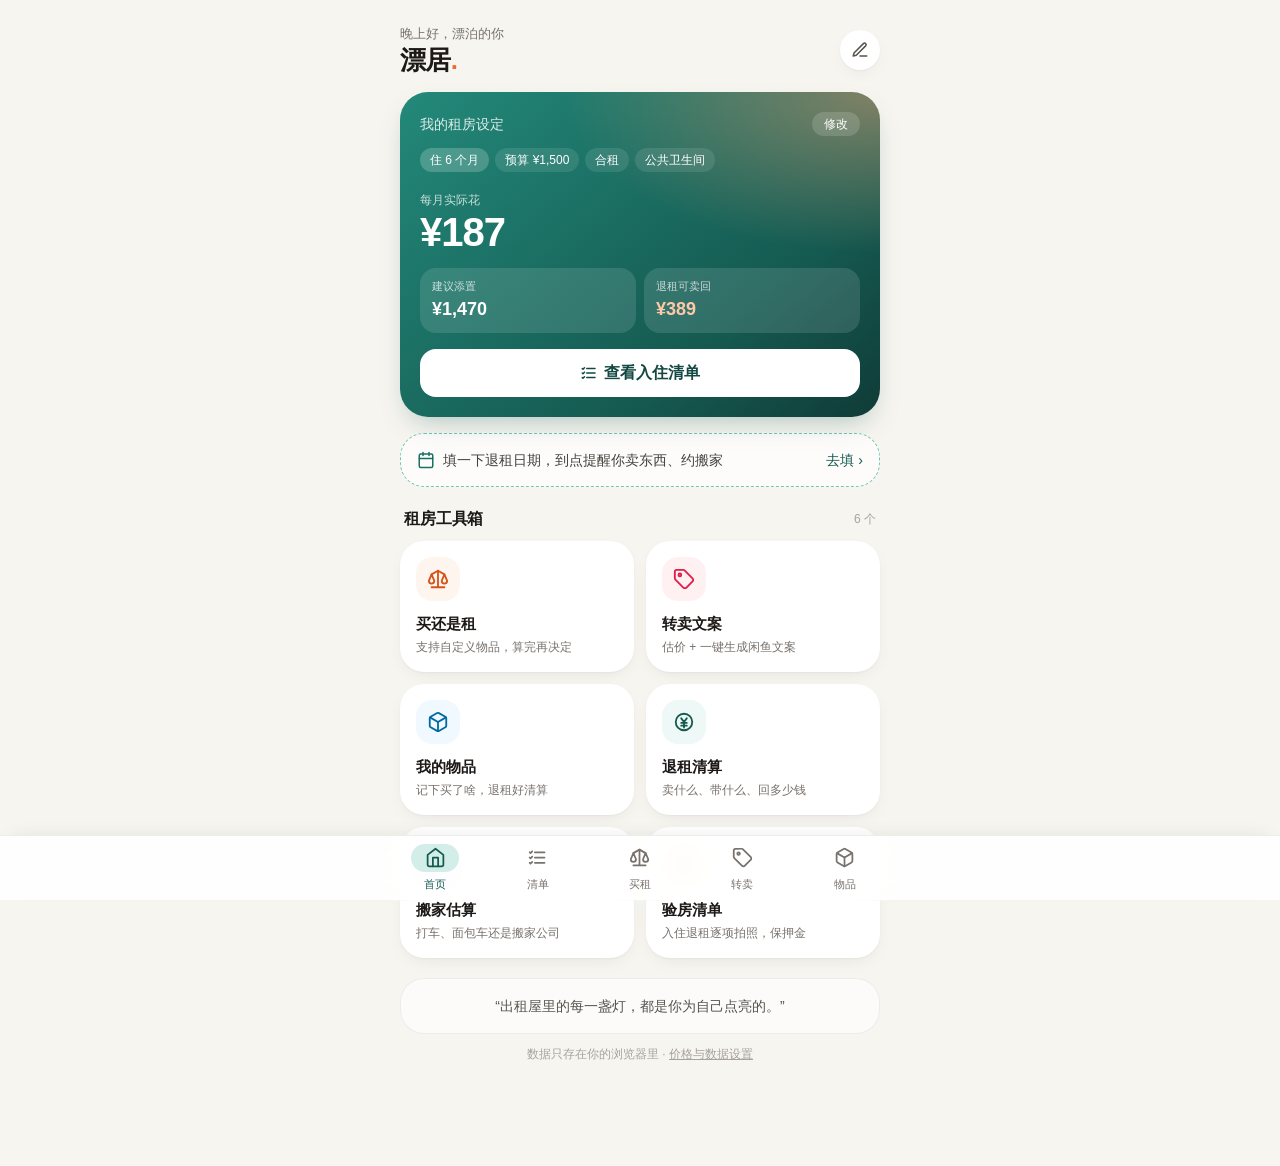
<file: index.html>
<!DOCTYPE html>
<html lang="zh-CN">
<head>
  <meta charset="UTF-8">
  <meta name="viewport" content="width=device-width, initial-scale=1.0, viewport-fit=cover">
  <meta name="theme-color" content="#155A51">
  <meta name="description" content="漂居：短租青年的租房生活消费助手。入住清单、买还是租、转卖文案、退租清算、搬家估算、验房清单。">
  <title>漂居 · 短租青年的租房生活消费助手</title>
  <link rel="icon" href="data:image/svg+xml,<svg xmlns='http://www.w3.org/2000/svg' viewBox='0 0 100 100'><text y='.9em' font-size='90'>🏠</text></svg>">
  <link rel="stylesheet" href="css/app.css">
</head>
<body class="min-h-screen">
  <a href="#main-content" class="sr-only focus:not-sr-only focus:fixed focus:top-2 focus:left-2 focus:z-50 focus:bg-white focus:px-3 focus:py-2 focus:rounded-lg">跳到主要内容</a>

  <main id="main-content" tabindex="-1" class="max-w-lg mx-auto px-4 pt-5 outline-none" style="padding-bottom: calc(96px + env(safe-area-inset-bottom));">
    <noscript><p class="text-center text-stone-700 py-10">漂居需要开启 JavaScript 才能使用。</p></noscript>
  </main>

  <nav aria-label="主导航" class="fixed bottom-0 inset-x-0 z-40 bg-white/90 backdrop-blur-md border-t border-stone-200/70 shadow-[0_-6px_20px_-12px_rgba(28,25,23,.15)]" style="padding-bottom: env(safe-area-inset-bottom);">
    <ul class="max-w-lg mx-auto grid grid-cols-5 text-stone-500">
      <li><a href="#/" data-nav="/" class="nav-link flex flex-col items-center gap-1 pt-2 pb-2 text-[11px] font-medium"><span class="nav-ic"><svg width="21" height="21" viewBox="0 0 24 24" fill="none" stroke="currentColor" stroke-width="2" stroke-linecap="round" stroke-linejoin="round" aria-hidden="true"><path d="m3 9 9-7 9 7v11a2 2 0 0 1-2 2H5a2 2 0 0 1-2-2z"/><polyline points="9 22 9 12 15 12 15 22"/></svg></span>首页</a></li>
      <li><a href="#/recommend" data-nav="/recommend" class="nav-link flex flex-col items-center gap-1 pt-2 pb-2 text-[11px] font-medium"><span class="nav-ic"><svg width="21" height="21" viewBox="0 0 24 24" fill="none" stroke="currentColor" stroke-width="2" stroke-linecap="round" stroke-linejoin="round" aria-hidden="true"><path d="M9 6h11M9 12h11M9 18h11"/><path d="m3 6 1 1 2-2M3 12l1 1 2-2M3 18l1 1 2-2"/></svg></span>清单</a></li>
      <li><a href="#/buy-or-rent" data-nav="/buy-or-rent" class="nav-link flex flex-col items-center gap-1 pt-2 pb-2 text-[11px] font-medium"><span class="nav-ic"><svg width="21" height="21" viewBox="0 0 24 24" fill="none" stroke="currentColor" stroke-width="2" stroke-linecap="round" stroke-linejoin="round" aria-hidden="true"><path d="M12 3v18M5 21h14"/><path d="m5 7 7-4 7 4"/><path d="M2 14l3-7 3 7a3 3 0 0 1-6 0zM16 14l3-7 3 7a3 3 0 0 1-6 0z"/></svg></span>买租</a></li>
      <li><a href="#/moving" data-nav="/moving" class="nav-link flex flex-col items-center gap-1 pt-2 pb-2 text-[11px] font-medium"><span class="nav-ic"><svg width="21" height="21" viewBox="0 0 24 24" fill="none" stroke="currentColor" stroke-width="2" stroke-linecap="round" stroke-linejoin="round" aria-hidden="true"><path d="M12.6 2.6A2 2 0 0 0 11.2 2H4a2 2 0 0 0-2 2v7.2a2 2 0 0 0 .6 1.4l8.7 8.7a2.4 2.4 0 0 0 3.4 0l6.6-6.6a2.4 2.4 0 0 0 0-3.4z"/><circle cx="7.5" cy="7.5" r="1.5"/></svg></span>转卖</a></li>
      <li><a href="#/inventory" data-nav="/inventory" class="nav-link flex flex-col items-center gap-1 pt-2 pb-2 text-[11px] font-medium"><span class="nav-ic"><svg width="21" height="21" viewBox="0 0 24 24" fill="none" stroke="currentColor" stroke-width="2" stroke-linecap="round" stroke-linejoin="round" aria-hidden="true"><path d="M21 8a2 2 0 0 0-1-1.73l-7-4a2 2 0 0 0-2 0l-7 4A2 2 0 0 0 3 8v8a2 2 0 0 0 1 1.73l7 4a2 2 0 0 0 2 0l7-4A2 2 0 0 0 21 16Z"/><path d="m3.3 7 8.7 5 8.7-5"/><path d="M12 22V12"/></svg></span>物品</a></li>
    </ul>
  </nav>

  <div id="toast" role="status" aria-live="polite" class="bg-stone-900 text-white text-sm px-4 py-2.5 rounded-xl shadow-lg"></div>

  <script src="js/data.js"></script>
  <script src="js/checklists.js"></script>
  <script src="js/store.js"></script>
  <script src="js/engine.js"></script>
  <script src="js/ui.js"></script>
  <script src="js/pages-a.js"></script>
  <script src="js/pages-b.js"></script>
  <script src="js/pages-c.js"></script>
  <script src="js/handlers.js"></script>
  <script src="js/app.js"></script>
</body>
</html>
</file>
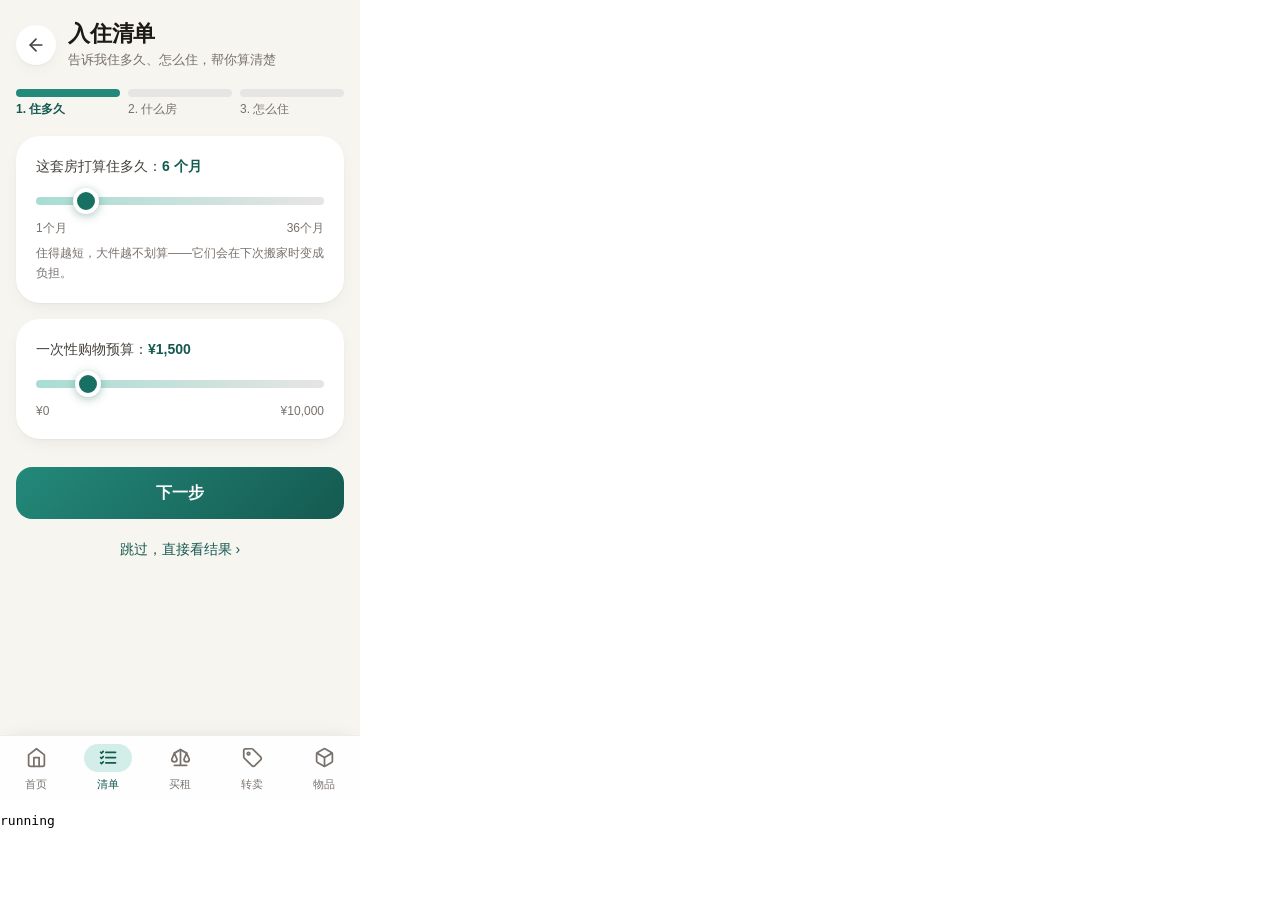
<file: audit/frame.html>
<!doctype html>
<html><head><meta charset="utf-8"><style>body{margin:0}iframe{width:360px;height:800px;border:0;display:block}</style></head>
<body>
<iframe id="f"></iframe>
<pre id="out">running</pre>
<script>
const routes = ['/', '/recommend', '/buy-or-rent', '/moving', '/inventory', '/settle', '/lease', '/inspect', '/move-cost', '/settings'];
const f = document.getElementById('f');
const res = [];
let i = 0;
function next() {
  if (i >= routes.length) { document.getElementById('out').textContent = 'RESULT\n' + res.join('\n'); return; }
  const r = routes[i++];
  f.onload = () => setTimeout(() => {
    const d = f.contentDocument;
    const vw = d.documentElement.clientWidth, sw = d.documentElement.scrollWidth;
    const wide = [...d.querySelectorAll('body *')].filter(e => e.getBoundingClientRect().right > vw + 1)
      .slice(0, 3).map(e => e.tagName + '.' + String(e.className).slice(0, 50));
    const err = d.body.innerText.includes('页面出了点问题') ? ' ERROR' : '';
    res.push(`${sw > vw ? 'OVERFLOW' : 'ok'} ${r} vw=${vw} sw=${sw}${err} ${wide.join(' | ')}`);
    next();
  }, 600);
  f.src = '../index.html?t=' + i + '#' + r;
}
next();
</script></body></html>
</file>
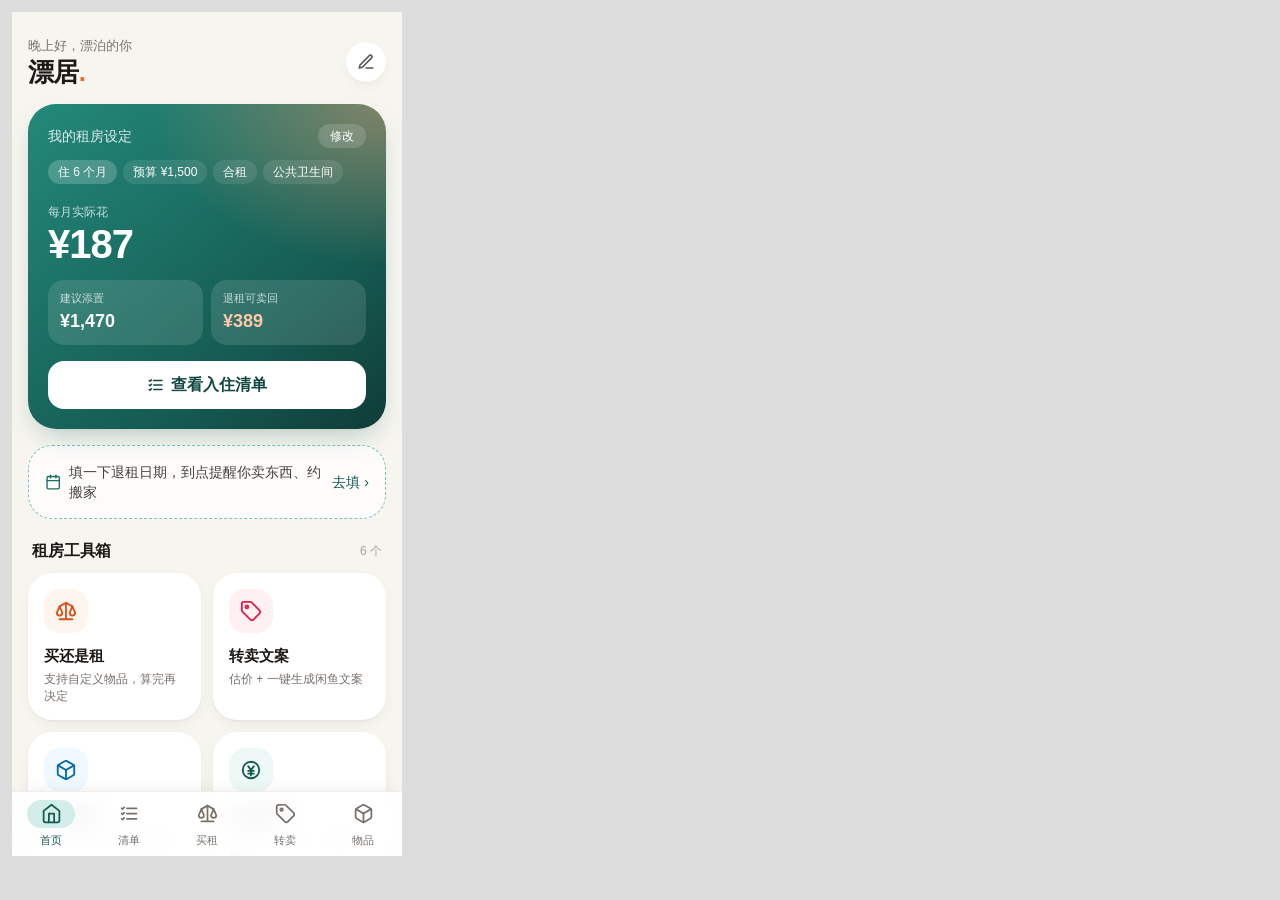
<file: audit/shot.html>
<!doctype html><html><head><meta charset="utf-8"><style>body{margin:0;background:#ddd;display:flex;gap:12px;padding:12px}iframe{width:390px;height:844px;border:0;background:#fff}</style></head><body>
<script>
const q = new URLSearchParams(location.search);
if (q.get('seed')) {
  const st = { buyOrRent: { selectedId: 'cdemo', useCount: 20, months: 6, showResult: q.get('seed') === 'result', showAdd: q.get('seed') === 'add',
    customItems: [{ id: 'cdemo', name: '扫地机器人', icon: '🧹', buyPrice: 1800, rentPrice: 40, maintainCost: 60, storageDiff: '中', resaleValue: 50, custom: true }] } };
  localStorage.setItem('piaoju:v1', JSON.stringify(st));
} else localStorage.removeItem('piaoju:v1');
(q.get('r') || '/').split(',').forEach(r => { const f = document.createElement('iframe'); f.src = '../index.html#' + r; document.body.appendChild(f); });
</script></body></html>
</file>
<file: css/app.css>
*,:after,:before{--tw-border-spacing-x:0;--tw-border-spacing-y:0;--tw-translate-x:0;--tw-translate-y:0;--tw-rotate:0;--tw-skew-x:0;--tw-skew-y:0;--tw-scale-x:1;--tw-scale-y:1;--tw-pan-x: ;--tw-pan-y: ;--tw-pinch-zoom: ;--tw-scroll-snap-strictness:proximity;--tw-gradient-from-position: ;--tw-gradient-via-position: ;--tw-gradient-to-position: ;--tw-ordinal: ;--tw-slashed-zero: ;--tw-numeric-figure: ;--tw-numeric-spacing: ;--tw-numeric-fraction: ;--tw-ring-inset: ;--tw-ring-offset-width:0px;--tw-ring-offset-color:#fff;--tw-ring-color:rgba(59,130,246,.5);--tw-ring-offset-shadow:0 0 #0000;--tw-ring-shadow:0 0 #0000;--tw-shadow:0 0 #0000;--tw-shadow-colored:0 0 #0000;--tw-blur: ;--tw-brightness: ;--tw-contrast: ;--tw-grayscale: ;--tw-hue-rotate: ;--tw-invert: ;--tw-saturate: ;--tw-sepia: ;--tw-drop-shadow: ;--tw-backdrop-blur: ;--tw-backdrop-brightness: ;--tw-backdrop-contrast: ;--tw-backdrop-grayscale: ;--tw-backdrop-hue-rotate: ;--tw-backdrop-invert: ;--tw-backdrop-opacity: ;--tw-backdrop-saturate: ;--tw-backdrop-sepia: ;--tw-contain-size: ;--tw-contain-layout: ;--tw-contain-paint: ;--tw-contain-style: }::backdrop{--tw-border-spacing-x:0;--tw-border-spacing-y:0;--tw-translate-x:0;--tw-translate-y:0;--tw-rotate:0;--tw-skew-x:0;--tw-skew-y:0;--tw-scale-x:1;--tw-scale-y:1;--tw-pan-x: ;--tw-pan-y: ;--tw-pinch-zoom: ;--tw-scroll-snap-strictness:proximity;--tw-gradient-from-position: ;--tw-gradient-via-position: ;--tw-gradient-to-position: ;--tw-ordinal: ;--tw-slashed-zero: ;--tw-numeric-figure: ;--tw-numeric-spacing: ;--tw-numeric-fraction: ;--tw-ring-inset: ;--tw-ring-offset-width:0px;--tw-ring-offset-color:#fff;--tw-ring-color:rgba(59,130,246,.5);--tw-ring-offset-shadow:0 0 #0000;--tw-ring-shadow:0 0 #0000;--tw-shadow:0 0 #0000;--tw-shadow-colored:0 0 #0000;--tw-blur: ;--tw-brightness: ;--tw-contrast: ;--tw-grayscale: ;--tw-hue-rotate: ;--tw-invert: ;--tw-saturate: ;--tw-sepia: ;--tw-drop-shadow: ;--tw-backdrop-blur: ;--tw-backdrop-brightness: ;--tw-backdrop-contrast: ;--tw-backdrop-grayscale: ;--tw-backdrop-hue-rotate: ;--tw-backdrop-invert: ;--tw-backdrop-opacity: ;--tw-backdrop-saturate: ;--tw-backdrop-sepia: ;--tw-contain-size: ;--tw-contain-layout: ;--tw-contain-paint: ;--tw-contain-style: }/*! tailwindcss v3.4.17 | MIT License | https://tailwindcss.com*/*,:after,:before{box-sizing:border-box;border:0 solid #e5e7eb}:after,:before{--tw-content:""}:host,html{line-height:1.5;-webkit-text-size-adjust:100%;-moz-tab-size:4;-o-tab-size:4;tab-size:4;font-family:ui-sans-serif,system-ui,sans-serif,Apple Color Emoji,Segoe UI Emoji,Segoe UI Symbol,Noto Color Emoji;font-feature-settings:normal;font-variation-settings:normal;-webkit-tap-highlight-color:transparent}body{margin:0;line-height:inherit}hr{height:0;color:inherit;border-top-width:1px}abbr:where([title]){-webkit-text-decoration:underline dotted;text-decoration:underline dotted}h1,h2,h3,h4,h5,h6{font-size:inherit;font-weight:inherit}a{color:inherit;text-decoration:inherit}b,strong{font-weight:bolder}code,kbd,pre,samp{font-family:ui-monospace,SFMono-Regular,Menlo,Monaco,Consolas,Liberation Mono,Courier New,monospace;font-feature-settings:normal;font-variation-settings:normal;font-size:1em}small{font-size:80%}sub,sup{font-size:75%;line-height:0;position:relative;vertical-align:baseline}sub{bottom:-.25em}sup{top:-.5em}table{text-indent:0;border-color:inherit;border-collapse:collapse}button,input,optgroup,select,textarea{font-family:inherit;font-feature-settings:inherit;font-variation-settings:inherit;font-size:100%;font-weight:inherit;line-height:inherit;letter-spacing:inherit;color:inherit;margin:0;padding:0}button,select{text-transform:none}button,input:where([type=button]),input:where([type=reset]),input:where([type=submit]){-webkit-appearance:button;background-color:transparent;background-image:none}:-moz-focusring{outline:auto}:-moz-ui-invalid{box-shadow:none}progress{vertical-align:baseline}::-webkit-inner-spin-button,::-webkit-outer-spin-button{height:auto}[type=search]{-webkit-appearance:textfield;outline-offset:-2px}::-webkit-search-decoration{-webkit-appearance:none}::-webkit-file-upload-button{-webkit-appearance:button;font:inherit}summary{display:list-item}blockquote,dd,dl,figure,h1,h2,h3,h4,h5,h6,hr,p,pre{margin:0}fieldset{margin:0}fieldset,legend{padding:0}menu,ol,ul{list-style:none;margin:0;padding:0}dialog{padding:0}textarea{resize:vertical}input::-moz-placeholder,textarea::-moz-placeholder{opacity:1;color:#9ca3af}input::placeholder,textarea::placeholder{opacity:1;color:#9ca3af}[role=button],button{cursor:pointer}:disabled{cursor:default}audio,canvas,embed,iframe,img,object,svg,video{display:block;vertical-align:middle}img,video{max-width:100%;height:auto}[hidden]:where(:not([hidden=until-found])){display:none}*{-webkit-tap-highlight-color:transparent}html{-webkit-text-size-adjust:100%}body{font-family:-apple-system,BlinkMacSystemFont,PingFang SC,Hiragino Sans GB,Microsoft YaHei,Noto Sans SC,sans-serif;--tw-bg-opacity:1;background-color:rgb(247 245 240/var(--tw-bg-opacity,1));--tw-text-opacity:1;color:rgb(28 25 23/var(--tw-text-opacity,1));-webkit-font-smoothing:antialiased;-moz-osx-font-smoothing:grayscale;font-feature-settings:"tnum"}summary::-webkit-details-marker{display:none}:focus-visible{outline:2px solid #187063;outline-offset:2px}input[type=range]{-webkit-appearance:none;-moz-appearance:none;appearance:none;height:8px;border-radius:4px;background:linear-gradient(90deg,#a8ddd3,#e7e5e4);outline:none}input[type=range]::-webkit-slider-thumb{-webkit-appearance:none;width:26px;height:26px;border-radius:50%;background:#187063;cursor:pointer;border:4px solid #fff;box-shadow:0 2px 10px rgba(21,90,81,.35)}input[type=range]::-moz-range-thumb{width:22px;height:22px;border-radius:50%;background:#187063;cursor:pointer;border:4px solid #fff}h1,h2,h3{letter-spacing:-.01em}.page{animation:fadeIn .3s cubic-bezier(.4,0,.2,1)}.input{border-radius:.75rem;border-width:1px;--tw-border-opacity:1;border-color:rgb(231 229 228/var(--tw-border-opacity,1));background-color:hsla(60,9%,98%,.6);padding:.75rem .875rem;font-size:1rem;line-height:1.5rem;--tw-text-opacity:1;color:rgb(28 25 23/var(--tw-text-opacity,1))}.input::-moz-placeholder{--tw-placeholder-opacity:1;color:rgb(168 162 158/var(--tw-placeholder-opacity,1))}.input::placeholder{--tw-placeholder-opacity:1;color:rgb(168 162 158/var(--tw-placeholder-opacity,1))}.input{outline:2px solid transparent;outline-offset:2px;transition-property:color,background-color,border-color,text-decoration-color,fill,stroke,opacity,box-shadow,transform,filter,-webkit-backdrop-filter;transition-property:color,background-color,border-color,text-decoration-color,fill,stroke,opacity,box-shadow,transform,filter,backdrop-filter;transition-property:color,background-color,border-color,text-decoration-color,fill,stroke,opacity,box-shadow,transform,filter,backdrop-filter,-webkit-backdrop-filter;transition-timing-function:cubic-bezier(.4,0,.2,1);transition-duration:.15s}.input:focus{--tw-border-opacity:1;border-color:rgb(35 137 122/var(--tw-border-opacity,1));--tw-bg-opacity:1;background-color:rgb(255 255 255/var(--tw-bg-opacity,1));--tw-ring-offset-shadow:var(--tw-ring-inset) 0 0 0 var(--tw-ring-offset-width) var(--tw-ring-offset-color);--tw-ring-shadow:var(--tw-ring-inset) 0 0 0 calc(4px + var(--tw-ring-offset-width)) var(--tw-ring-color);--tw-ring-opacity:1;--tw-ring-color:rgb(211 238 233/var(--tw-ring-opacity,1))}.input-error,.input:focus{box-shadow:var(--tw-ring-offset-shadow),var(--tw-ring-shadow),var(--tw-shadow,0 0 #0000)}.input-error{--tw-border-opacity:1;border-color:rgb(251 113 133/var(--tw-border-opacity,1));--tw-ring-offset-shadow:var(--tw-ring-inset) 0 0 0 var(--tw-ring-offset-width) var(--tw-ring-offset-color);--tw-ring-shadow:var(--tw-ring-inset) 0 0 0 calc(2px + var(--tw-ring-offset-width)) var(--tw-ring-color);--tw-ring-opacity:1;--tw-ring-color:rgb(255 228 230/var(--tw-ring-opacity,1))}.chip{display:inline-flex;align-items:center;border-radius:9999px;background-color:rgb(245 245 244/var(--tw-bg-opacity,1));padding:.25rem .625rem;font-size:.75rem;line-height:1rem;font-weight:500;color:rgb(68 64 60/var(--tw-text-opacity,1))}.chip,.chip-primary{--tw-bg-opacity:1;--tw-text-opacity:1}.chip-primary{background-color:rgb(238 248 246/var(--tw-bg-opacity,1));color:rgb(19 72 66/var(--tw-text-opacity,1))}.tag{transition:all .15s}.tag.selected{background:#187063;color:#fff;border-color:#187063;box-shadow:0 4px 12px -4px rgba(21,90,81,.45)}.gradient-card{background:linear-gradient(135deg,#23897a,#155a51)}.gradient-accent{background:linear-gradient(135deg,#fb8447,#d6531a)}.hero{background:radial-gradient(120% 90% at 100% 0,rgba(255,166,115,.45) 0,transparent 55%),linear-gradient(140deg,#23897a,#155a51 70%,#103b37)}.btn-press{transition:transform .12s cubic-bezier(.4,0,.2,1),box-shadow .2s}.btn-press:active{transform:scale(.97)}.card-hover{transition:transform .2s,box-shadow .2s}.card-hover:hover{transform:translateY(-2px);box-shadow:0 14px 28px -12px rgba(28,25,23,.18)}.stagger-item{animation:slideUp .4s ease both}.emoji-lg{font-size:1.75rem;line-height:1}.sticky-summary{position:sticky;top:.5rem;z-index:20}.sticky-actions{position:sticky;bottom:calc(80px + env(safe-area-inset-bottom));z-index:20;padding-top:.75rem;background:linear-gradient(0deg,#f7f5f0 70%,transparent)}.nav-link{position:relative;transition:color .2s}.nav-link .nav-ic{display:flex;align-items:center;justify-content:center;width:48px;height:28px;border-radius:999px;transition:background .2s}.nav-active{color:#155a51;font-weight:600}.nav-active .nav-ic{background:#d3eee9}#toast{position:fixed;left:50%;bottom:calc(96px + env(safe-area-inset-bottom));transform:translate(-50%,20px);opacity:0;pointer-events:none;transition:all .25s;z-index:50;max-width:90vw}#toast.show{opacity:1;transform:translate(-50%)}.sr-only{position:absolute;width:1px;height:1px;padding:0;margin:-1px;overflow:hidden;clip:rect(0,0,0,0);white-space:nowrap;border-width:0}.fixed{position:fixed}.absolute{position:absolute}.relative{position:relative}.inset-x-0{left:0;right:0}.bottom-0{bottom:0}.right-1{right:.25rem}.top-1{top:.25rem}.z-40{z-index:40}.mx-auto{margin-left:auto;margin-right:auto}.my-1{margin-top:.25rem;margin-bottom:.25rem}.my-2{margin-top:.5rem;margin-bottom:.5rem}.mb-1{margin-bottom:.25rem}.mb-2{margin-bottom:.5rem}.mb-2\.5{margin-bottom:.625rem}.mb-3{margin-bottom:.75rem}.mb-4{margin-bottom:1rem}.mb-5{margin-bottom:1.25rem}.ml-1{margin-left:.25rem}.ml-1\.5{margin-left:.375rem}.ml-2{margin-left:.5rem}.ml-auto{margin-left:auto}.mr-1{margin-right:.25rem}.mr-2{margin-right:.5rem}.mr-3{margin-right:.75rem}.mt-0\.5{margin-top:.125rem}.mt-1{margin-top:.25rem}.mt-1\.5{margin-top:.375rem}.mt-2{margin-top:.5rem}.mt-3{margin-top:.75rem}.mt-4{margin-top:1rem}.mt-5{margin-top:1.25rem}.line-clamp-2{overflow:hidden;display:-webkit-box;-webkit-box-orient:vertical;-webkit-line-clamp:2}.block{display:block}.inline-block{display:inline-block}.flex{display:flex}.inline-flex{display:inline-flex}.grid{display:grid}.hidden{display:none}.h-10{height:2.5rem}.h-11{height:2.75rem}.h-2{height:.5rem}.h-5{height:1.25rem}.h-full{height:100%}.max-h-\[60vh\]{max-height:60vh}.min-h-\[60px\]{min-height:60px}.min-h-screen{min-height:100vh}.w-10{width:2.5rem}.w-11{width:2.75rem}.w-14{width:3.5rem}.w-24{width:6rem}.w-5{width:1.25rem}.w-full{width:100%}.min-w-0{min-width:0}.max-w-lg{max-width:32rem}.flex-1{flex:1 1 0%}.flex-\[2\]{flex:2}.flex-shrink-0{flex-shrink:0}.cursor-pointer{cursor:pointer}.select-none{-webkit-user-select:none;-moz-user-select:none;user-select:none}.scroll-mt-4{scroll-margin-top:1rem}.list-none{list-style-type:none}.grid-cols-1{grid-template-columns:repeat(1,minmax(0,1fr))}.grid-cols-2{grid-template-columns:repeat(2,minmax(0,1fr))}.grid-cols-3{grid-template-columns:repeat(3,minmax(0,1fr))}.grid-cols-5{grid-template-columns:repeat(5,minmax(0,1fr))}.flex-col{flex-direction:column}.flex-wrap{flex-wrap:wrap}.items-start{align-items:flex-start}.items-center{align-items:center}.items-baseline{align-items:baseline}.justify-center{justify-content:center}.justify-between{justify-content:space-between}.gap-1{gap:.25rem}.gap-1\.5{gap:.375rem}.gap-2{gap:.5rem}.gap-3{gap:.75rem}.space-y-0>:not([hidden])~:not([hidden]){--tw-space-y-reverse:0;margin-top:calc(0px*(1 - var(--tw-space-y-reverse)));margin-bottom:calc(0px*var(--tw-space-y-reverse))}.space-y-1>:not([hidden])~:not([hidden]){--tw-space-y-reverse:0;margin-top:calc(.25rem*(1 - var(--tw-space-y-reverse)));margin-bottom:calc(.25rem*var(--tw-space-y-reverse))}.space-y-1\.5>:not([hidden])~:not([hidden]){--tw-space-y-reverse:0;margin-top:calc(.375rem*(1 - var(--tw-space-y-reverse)));margin-bottom:calc(.375rem*var(--tw-space-y-reverse))}.space-y-2>:not([hidden])~:not([hidden]){--tw-space-y-reverse:0;margin-top:calc(.5rem*(1 - var(--tw-space-y-reverse)));margin-bottom:calc(.5rem*var(--tw-space-y-reverse))}.space-y-3>:not([hidden])~:not([hidden]){--tw-space-y-reverse:0;margin-top:calc(.75rem*(1 - var(--tw-space-y-reverse)));margin-bottom:calc(.75rem*var(--tw-space-y-reverse))}.divide-y>:not([hidden])~:not([hidden]){--tw-divide-y-reverse:0;border-top-width:calc(1px*(1 - var(--tw-divide-y-reverse)));border-bottom-width:calc(1px*var(--tw-divide-y-reverse))}.divide-stone-100>:not([hidden])~:not([hidden]){--tw-divide-opacity:1;border-color:rgb(245 245 244/var(--tw-divide-opacity,1))}.overflow-hidden{overflow:hidden}.overflow-y-auto{overflow-y:auto}.truncate{overflow:hidden;text-overflow:ellipsis}.truncate,.whitespace-nowrap{white-space:nowrap}.whitespace-pre-wrap{white-space:pre-wrap}.break-words{overflow-wrap:break-word}.break-all{word-break:break-all}.rounded-2xl{border-radius:1rem}.rounded-3xl{border-radius:1.5rem}.rounded-4xl{border-radius:1.75rem}.rounded-full{border-radius:9999px}.rounded-lg{border-radius:.5rem}.rounded-xl{border-radius:.75rem}.border{border-width:1px}.border-2{border-width:2px}.border-b{border-bottom-width:1px}.border-t{border-top-width:1px}.border-dashed{border-style:dashed}.border-accent-100{--tw-border-opacity:1;border-color:rgb(255 230 214/var(--tw-border-opacity,1))}.border-accent-200{--tw-border-opacity:1;border-color:rgb(255 201 168/var(--tw-border-opacity,1))}.border-accent-50{--tw-border-opacity:1;border-color:rgb(255 245 239/var(--tw-border-opacity,1))}.border-accent-500{--tw-border-opacity:1;border-color:rgb(240 106 42/var(--tw-border-opacity,1))}.border-accent-700{--tw-border-opacity:1;border-color:rgb(176 65 23/var(--tw-border-opacity,1))}.border-accent-800{--tw-border-opacity:1;border-color:rgb(140 54 24/var(--tw-border-opacity,1))}.border-amber-100{--tw-border-opacity:1;border-color:rgb(254 243 199/var(--tw-border-opacity,1))}.border-amber-200{--tw-border-opacity:1;border-color:rgb(253 230 138/var(--tw-border-opacity,1))}.border-amber-400{--tw-border-opacity:1;border-color:rgb(251 191 36/var(--tw-border-opacity,1))}.border-amber-50{--tw-border-opacity:1;border-color:rgb(255 251 235/var(--tw-border-opacity,1))}.border-amber-500{--tw-border-opacity:1;border-color:rgb(245 158 11/var(--tw-border-opacity,1))}.border-amber-700{--tw-border-opacity:1;border-color:rgb(180 83 9/var(--tw-border-opacity,1))}.border-amber-800{--tw-border-opacity:1;border-color:rgb(146 64 14/var(--tw-border-opacity,1))}.border-primary-100{--tw-border-opacity:1;border-color:rgb(211 238 233/var(--tw-border-opacity,1))}.border-primary-200{--tw-border-opacity:1;border-color:rgb(168 221 211/var(--tw-border-opacity,1))}.border-primary-300{--tw-border-opacity:1;border-color:rgb(116 197 184/var(--tw-border-opacity,1))}.border-primary-400{--tw-border-opacity:1;border-color:rgb(67 168 152/var(--tw-border-opacity,1))}.border-primary-50{--tw-border-opacity:1;border-color:rgb(238 248 246/var(--tw-border-opacity,1))}.border-primary-500{--tw-border-opacity:1;border-color:rgb(35 137 122/var(--tw-border-opacity,1))}.border-primary-700{--tw-border-opacity:1;border-color:rgb(21 90 81/var(--tw-border-opacity,1))}.border-primary-800{--tw-border-opacity:1;border-color:rgb(19 72 66/var(--tw-border-opacity,1))}.border-rose-100{--tw-border-opacity:1;border-color:rgb(255 228 230/var(--tw-border-opacity,1))}.border-rose-200{--tw-border-opacity:1;border-color:rgb(254 205 211/var(--tw-border-opacity,1))}.border-rose-300{--tw-border-opacity:1;border-color:rgb(253 164 175/var(--tw-border-opacity,1))}.border-rose-50{--tw-border-opacity:1;border-color:rgb(255 241 242/var(--tw-border-opacity,1))}.border-rose-500{--tw-border-opacity:1;border-color:rgb(244 63 94/var(--tw-border-opacity,1))}.border-rose-700{--tw-border-opacity:1;border-color:rgb(190 18 60/var(--tw-border-opacity,1))}.border-rose-800{--tw-border-opacity:1;border-color:rgb(159 18 57/var(--tw-border-opacity,1))}.border-stone-100{--tw-border-opacity:1;border-color:rgb(245 245 244/var(--tw-border-opacity,1))}.border-stone-200{--tw-border-opacity:1;border-color:rgb(231 229 228/var(--tw-border-opacity,1))}.border-stone-200\/70{border-color:hsla(20,6%,90%,.7)}.border-stone-300{--tw-border-opacity:1;border-color:rgb(214 211 209/var(--tw-border-opacity,1))}.border-transparent{border-color:transparent}.bg-accent-100{--tw-bg-opacity:1;background-color:rgb(255 230 214/var(--tw-bg-opacity,1))}.bg-accent-200{--tw-bg-opacity:1;background-color:rgb(255 201 168/var(--tw-bg-opacity,1))}.bg-accent-50{--tw-bg-opacity:1;background-color:rgb(255 245 239/var(--tw-bg-opacity,1))}.bg-accent-50\/70{background-color:rgba(255,245,239,.7)}.bg-accent-500{--tw-bg-opacity:1;background-color:rgb(240 106 42/var(--tw-bg-opacity,1))}.bg-accent-700{--tw-bg-opacity:1;background-color:rgb(176 65 23/var(--tw-bg-opacity,1))}.bg-accent-800{--tw-bg-opacity:1;background-color:rgb(140 54 24/var(--tw-bg-opacity,1))}.bg-amber-100{--tw-bg-opacity:1;background-color:rgb(254 243 199/var(--tw-bg-opacity,1))}.bg-amber-200{--tw-bg-opacity:1;background-color:rgb(253 230 138/var(--tw-bg-opacity,1))}.bg-amber-50{--tw-bg-opacity:1;background-color:rgb(255 251 235/var(--tw-bg-opacity,1))}.bg-amber-50\/70{background-color:rgba(255,251,235,.7)}.bg-amber-500{--tw-bg-opacity:1;background-color:rgb(245 158 11/var(--tw-bg-opacity,1))}.bg-amber-700{--tw-bg-opacity:1;background-color:rgb(180 83 9/var(--tw-bg-opacity,1))}.bg-amber-800{--tw-bg-opacity:1;background-color:rgb(146 64 14/var(--tw-bg-opacity,1))}.bg-primary-100{--tw-bg-opacity:1;background-color:rgb(211 238 233/var(--tw-bg-opacity,1))}.bg-primary-200{--tw-bg-opacity:1;background-color:rgb(168 221 211/var(--tw-bg-opacity,1))}.bg-primary-50{--tw-bg-opacity:1;background-color:rgb(238 248 246/var(--tw-bg-opacity,1))}.bg-primary-50\/70{background-color:rgba(238,248,246,.7)}.bg-primary-500{--tw-bg-opacity:1;background-color:rgb(35 137 122/var(--tw-bg-opacity,1))}.bg-primary-600{--tw-bg-opacity:1;background-color:rgb(24 112 99/var(--tw-bg-opacity,1))}.bg-primary-700{--tw-bg-opacity:1;background-color:rgb(21 90 81/var(--tw-bg-opacity,1))}.bg-primary-800{--tw-bg-opacity:1;background-color:rgb(19 72 66/var(--tw-bg-opacity,1))}.bg-rose-100{--tw-bg-opacity:1;background-color:rgb(255 228 230/var(--tw-bg-opacity,1))}.bg-rose-200{--tw-bg-opacity:1;background-color:rgb(254 205 211/var(--tw-bg-opacity,1))}.bg-rose-50{--tw-bg-opacity:1;background-color:rgb(255 241 242/var(--tw-bg-opacity,1))}.bg-rose-50\/70{background-color:rgba(255,241,242,.7)}.bg-rose-500{--tw-bg-opacity:1;background-color:rgb(244 63 94/var(--tw-bg-opacity,1))}.bg-rose-700{--tw-bg-opacity:1;background-color:rgb(190 18 60/var(--tw-bg-opacity,1))}.bg-rose-800{--tw-bg-opacity:1;background-color:rgb(159 18 57/var(--tw-bg-opacity,1))}.bg-sky-50{--tw-bg-opacity:1;background-color:rgb(240 249 255/var(--tw-bg-opacity,1))}.bg-stone-100{--tw-bg-opacity:1;background-color:rgb(245 245 244/var(--tw-bg-opacity,1))}.bg-stone-200{--tw-bg-opacity:1;background-color:rgb(231 229 228/var(--tw-bg-opacity,1))}.bg-stone-50{--tw-bg-opacity:1;background-color:rgb(250 250 249/var(--tw-bg-opacity,1))}.bg-stone-700{--tw-bg-opacity:1;background-color:rgb(68 64 60/var(--tw-bg-opacity,1))}.bg-stone-900{--tw-bg-opacity:1;background-color:rgb(28 25 23/var(--tw-bg-opacity,1))}.bg-violet-50{--tw-bg-opacity:1;background-color:rgb(245 243 255/var(--tw-bg-opacity,1))}.bg-white{--tw-bg-opacity:1;background-color:rgb(255 255 255/var(--tw-bg-opacity,1))}.bg-white\/10{background-color:hsla(0,0%,100%,.1)}.bg-white\/15{background-color:hsla(0,0%,100%,.15)}.bg-white\/20{background-color:hsla(0,0%,100%,.2)}.bg-white\/60{background-color:hsla(0,0%,100%,.6)}.bg-white\/70{background-color:hsla(0,0%,100%,.7)}.bg-white\/90{background-color:hsla(0,0%,100%,.9)}.p-1{padding:.25rem}.p-1\.5{padding:.375rem}.p-3{padding:.75rem}.p-3\.5{padding:.875rem}.p-4{padding:1rem}.p-5{padding:1.25rem}.p-6{padding:1.5rem}.px-1{padding-left:.25rem;padding-right:.25rem}.px-1\.5{padding-left:.375rem;padding-right:.375rem}.px-2{padding-left:.5rem;padding-right:.5rem}.px-2\.5{padding-left:.625rem;padding-right:.625rem}.px-3{padding-left:.75rem;padding-right:.75rem}.px-4{padding-left:1rem;padding-right:1rem}.px-5{padding-left:1.25rem;padding-right:1.25rem}.py-0\.5{padding-top:.125rem;padding-bottom:.125rem}.py-1{padding-top:.25rem;padding-bottom:.25rem}.py-1\.5{padding-top:.375rem;padding-bottom:.375rem}.py-10{padding-top:2.5rem;padding-bottom:2.5rem}.py-2{padding-top:.5rem;padding-bottom:.5rem}.py-2\.5{padding-top:.625rem;padding-bottom:.625rem}.py-3{padding-top:.75rem;padding-bottom:.75rem}.py-3\.5{padding-top:.875rem;padding-bottom:.875rem}.py-4{padding-top:1rem;padding-bottom:1rem}.py-6{padding-top:1.5rem;padding-bottom:1.5rem}.pb-2{padding-bottom:.5rem}.pr-5{padding-right:1.25rem}.pt-0\.5{padding-top:.125rem}.pt-1{padding-top:.25rem}.pt-2{padding-top:.5rem}.pt-3{padding-top:.75rem}.pt-5{padding-top:1.25rem}.text-left{text-align:left}.text-center{text-align:center}.text-right{text-align:right}.font-sans{font-family:ui-sans-serif,system-ui,sans-serif,Apple Color Emoji,Segoe UI Emoji,Segoe UI Symbol,Noto Color Emoji}.text-2xl{font-size:1.5rem;line-height:2rem}.text-3xl{font-size:1.875rem;line-height:2.25rem}.text-4xl{font-size:2.25rem;line-height:2.5rem}.text-5xl{font-size:3rem;line-height:1}.text-\[10px\]{font-size:10px}.text-\[11px\]{font-size:11px}.text-\[13px\]{font-size:13px}.text-\[15px\]{font-size:15px}.text-\[22px\]{font-size:22px}.text-\[26px\]{font-size:26px}.text-\[40px\]{font-size:40px}.text-base{font-size:1rem;line-height:1.5rem}.text-lg{font-size:1.125rem;line-height:1.75rem}.text-sm{font-size:.875rem;line-height:1.25rem}.text-xl{font-size:1.25rem;line-height:1.75rem}.text-xs{font-size:.75rem;line-height:1rem}.font-bold{font-weight:700}.font-extrabold{font-weight:800}.font-medium{font-weight:500}.font-semibold{font-weight:600}.leading-4{line-height:1rem}.leading-none{line-height:1}.leading-relaxed{line-height:1.625}.leading-snug{line-height:1.375}.leading-tight{line-height:1.25}.tracking-tight{letter-spacing:-.025em}.text-accent-100{--tw-text-opacity:1;color:rgb(255 230 214/var(--tw-text-opacity,1))}.text-accent-200{--tw-text-opacity:1;color:rgb(255 201 168/var(--tw-text-opacity,1))}.text-accent-50{--tw-text-opacity:1;color:rgb(255 245 239/var(--tw-text-opacity,1))}.text-accent-500{--tw-text-opacity:1;color:rgb(240 106 42/var(--tw-text-opacity,1))}.text-accent-600{--tw-text-opacity:1;color:rgb(214 83 26/var(--tw-text-opacity,1))}.text-accent-700{--tw-text-opacity:1;color:rgb(176 65 23/var(--tw-text-opacity,1))}.text-accent-800{--tw-text-opacity:1;color:rgb(140 54 24/var(--tw-text-opacity,1))}.text-amber-100{--tw-text-opacity:1;color:rgb(254 243 199/var(--tw-text-opacity,1))}.text-amber-200{--tw-text-opacity:1;color:rgb(253 230 138/var(--tw-text-opacity,1))}.text-amber-50{--tw-text-opacity:1;color:rgb(255 251 235/var(--tw-text-opacity,1))}.text-amber-500{--tw-text-opacity:1;color:rgb(245 158 11/var(--tw-text-opacity,1))}.text-amber-700{--tw-text-opacity:1;color:rgb(180 83 9/var(--tw-text-opacity,1))}.text-amber-800{--tw-text-opacity:1;color:rgb(146 64 14/var(--tw-text-opacity,1))}.text-primary-100{--tw-text-opacity:1;color:rgb(211 238 233/var(--tw-text-opacity,1))}.text-primary-200{--tw-text-opacity:1;color:rgb(168 221 211/var(--tw-text-opacity,1))}.text-primary-50{--tw-text-opacity:1;color:rgb(238 248 246/var(--tw-text-opacity,1))}.text-primary-500{--tw-text-opacity:1;color:rgb(35 137 122/var(--tw-text-opacity,1))}.text-primary-600{--tw-text-opacity:1;color:rgb(24 112 99/var(--tw-text-opacity,1))}.text-primary-700{--tw-text-opacity:1;color:rgb(21 90 81/var(--tw-text-opacity,1))}.text-primary-800{--tw-text-opacity:1;color:rgb(19 72 66/var(--tw-text-opacity,1))}.text-rose-100{--tw-text-opacity:1;color:rgb(255 228 230/var(--tw-text-opacity,1))}.text-rose-200{--tw-text-opacity:1;color:rgb(254 205 211/var(--tw-text-opacity,1))}.text-rose-50{--tw-text-opacity:1;color:rgb(255 241 242/var(--tw-text-opacity,1))}.text-rose-500{--tw-text-opacity:1;color:rgb(244 63 94/var(--tw-text-opacity,1))}.text-rose-600{--tw-text-opacity:1;color:rgb(225 29 72/var(--tw-text-opacity,1))}.text-rose-700{--tw-text-opacity:1;color:rgb(190 18 60/var(--tw-text-opacity,1))}.text-rose-800{--tw-text-opacity:1;color:rgb(159 18 57/var(--tw-text-opacity,1))}.text-sky-700{--tw-text-opacity:1;color:rgb(3 105 161/var(--tw-text-opacity,1))}.text-stone-400{--tw-text-opacity:1;color:rgb(168 162 158/var(--tw-text-opacity,1))}.text-stone-500{--tw-text-opacity:1;color:rgb(120 113 108/var(--tw-text-opacity,1))}.text-stone-600{--tw-text-opacity:1;color:rgb(87 83 78/var(--tw-text-opacity,1))}.text-stone-700{--tw-text-opacity:1;color:rgb(68 64 60/var(--tw-text-opacity,1))}.text-stone-800{--tw-text-opacity:1;color:rgb(41 37 36/var(--tw-text-opacity,1))}.text-stone-900{--tw-text-opacity:1;color:rgb(28 25 23/var(--tw-text-opacity,1))}.text-violet-700{--tw-text-opacity:1;color:rgb(109 40 217/var(--tw-text-opacity,1))}.text-white{--tw-text-opacity:1;color:rgb(255 255 255/var(--tw-text-opacity,1))}.text-white\/75{color:hsla(0,0%,100%,.75)}.text-white\/85{color:hsla(0,0%,100%,.85)}.underline{text-decoration-line:underline}.line-through{text-decoration-line:line-through}.accent-primary-600{accent-color:#187063}.opacity-90{opacity:.9}.opacity-95{opacity:.95}.shadow-\[0_-6px_20px_-12px_rgba\(28\2c 25\2c 23\2c \.15\)\]{--tw-shadow:0 -6px 20px -12px rgba(28,25,23,.15);--tw-shadow-colored:0 -6px 20px -12px var(--tw-shadow-color)}.shadow-\[0_-6px_20px_-12px_rgba\(28\2c 25\2c 23\2c \.15\)\],.shadow-card{box-shadow:var(--tw-ring-offset-shadow,0 0 #0000),var(--tw-ring-shadow,0 0 #0000),var(--tw-shadow)}.shadow-card{--tw-shadow:0 1px 2px rgba(28,25,23,.04),0 6px 20px -8px rgba(28,25,23,.1);--tw-shadow-colored:0 1px 2px var(--tw-shadow-color),0 6px 20px -8px var(--tw-shadow-color)}.shadow-lg{--tw-shadow:0 10px 15px -3px rgba(0,0,0,.1),0 4px 6px -4px rgba(0,0,0,.1);--tw-shadow-colored:0 10px 15px -3px var(--tw-shadow-color),0 4px 6px -4px var(--tw-shadow-color)}.shadow-lg,.shadow-lift{box-shadow:var(--tw-ring-offset-shadow,0 0 #0000),var(--tw-ring-shadow,0 0 #0000),var(--tw-shadow)}.shadow-lift{--tw-shadow:0 12px 28px -10px rgba(21,90,81,.35);--tw-shadow-colored:0 12px 28px -10px var(--tw-shadow-color)}.shadow-sm{--tw-shadow:0 1px 2px 0 rgba(0,0,0,.05);--tw-shadow-colored:0 1px 2px 0 var(--tw-shadow-color);box-shadow:var(--tw-ring-offset-shadow,0 0 #0000),var(--tw-ring-shadow,0 0 #0000),var(--tw-shadow)}.outline-none{outline:2px solid transparent;outline-offset:2px}.ring-2{--tw-ring-offset-shadow:var(--tw-ring-inset) 0 0 0 var(--tw-ring-offset-width) var(--tw-ring-offset-color);--tw-ring-shadow:var(--tw-ring-inset) 0 0 0 calc(2px + var(--tw-ring-offset-width)) var(--tw-ring-color);box-shadow:var(--tw-ring-offset-shadow),var(--tw-ring-shadow),var(--tw-shadow,0 0 #0000)}.ring-amber-100{--tw-ring-opacity:1;--tw-ring-color:rgb(254 243 199/var(--tw-ring-opacity,1))}.ring-primary-100{--tw-ring-opacity:1;--tw-ring-color:rgb(211 238 233/var(--tw-ring-opacity,1))}.filter{filter:var(--tw-blur) var(--tw-brightness) var(--tw-contrast) var(--tw-grayscale) var(--tw-hue-rotate) var(--tw-invert) var(--tw-saturate) var(--tw-sepia) var(--tw-drop-shadow)}.backdrop-blur-md{--tw-backdrop-blur:blur(12px);-webkit-backdrop-filter:var(--tw-backdrop-blur) var(--tw-backdrop-brightness) var(--tw-backdrop-contrast) var(--tw-backdrop-grayscale) var(--tw-backdrop-hue-rotate) var(--tw-backdrop-invert) var(--tw-backdrop-opacity) var(--tw-backdrop-saturate) var(--tw-backdrop-sepia);backdrop-filter:var(--tw-backdrop-blur) var(--tw-backdrop-brightness) var(--tw-backdrop-contrast) var(--tw-backdrop-grayscale) var(--tw-backdrop-hue-rotate) var(--tw-backdrop-invert) var(--tw-backdrop-opacity) var(--tw-backdrop-saturate) var(--tw-backdrop-sepia)}.transition-colors{transition-property:color,background-color,border-color,text-decoration-color,fill,stroke;transition-timing-function:cubic-bezier(.4,0,.2,1);transition-duration:.15s}.transition-transform{transition-property:transform;transition-timing-function:cubic-bezier(.4,0,.2,1);transition-duration:.15s}@keyframes fadeIn{0%{opacity:0;transform:translateY(6px)}to{opacity:1;transform:none}}@keyframes slideUp{0%{opacity:0;transform:translateY(10px)}to{opacity:1;transform:none}}@media (prefers-reduced-motion:reduce){*,:after,:before{animation-duration:.01ms!important;transition-duration:.01ms!important}}.last\:border-0:last-child{border-width:0}.hover\:border-primary-300:hover{--tw-border-opacity:1;border-color:rgb(116 197 184/var(--tw-border-opacity,1))}.hover\:bg-stone-100:hover{--tw-bg-opacity:1;background-color:rgb(245 245 244/var(--tw-bg-opacity,1))}.hover\:bg-white:hover{--tw-bg-opacity:1;background-color:rgb(255 255 255/var(--tw-bg-opacity,1))}.hover\:bg-white\/25:hover{background-color:hsla(0,0%,100%,.25)}.hover\:text-rose-600:hover{--tw-text-opacity:1;color:rgb(225 29 72/var(--tw-text-opacity,1))}.focus\:not-sr-only:focus{position:static;width:auto;height:auto;padding:0;margin:0;overflow:visible;clip:auto;white-space:normal}.focus\:fixed:focus{position:fixed}.focus\:left-2:focus{left:.5rem}.focus\:top-2:focus{top:.5rem}.focus\:z-50:focus{z-index:50}.focus\:rounded-lg:focus{border-radius:.5rem}.focus\:bg-white:focus{--tw-bg-opacity:1;background-color:rgb(255 255 255/var(--tw-bg-opacity,1))}.focus\:px-3:focus{padding-left:.75rem;padding-right:.75rem}.focus\:py-2:focus{padding-top:.5rem;padding-bottom:.5rem}.group[open] .group-open\:rotate-90{--tw-rotate:90deg;transform:translate(var(--tw-translate-x),var(--tw-translate-y)) rotate(var(--tw-rotate)) skewX(var(--tw-skew-x)) skewY(var(--tw-skew-y)) scaleX(var(--tw-scale-x)) scaleY(var(--tw-scale-y))}@media (min-width:380px){.min-\[380px\]\:grid-cols-2{grid-template-columns:repeat(2,minmax(0,1fr))}.min-\[380px\]\:grid-cols-3{grid-template-columns:repeat(3,minmax(0,1fr))}}
</file>
